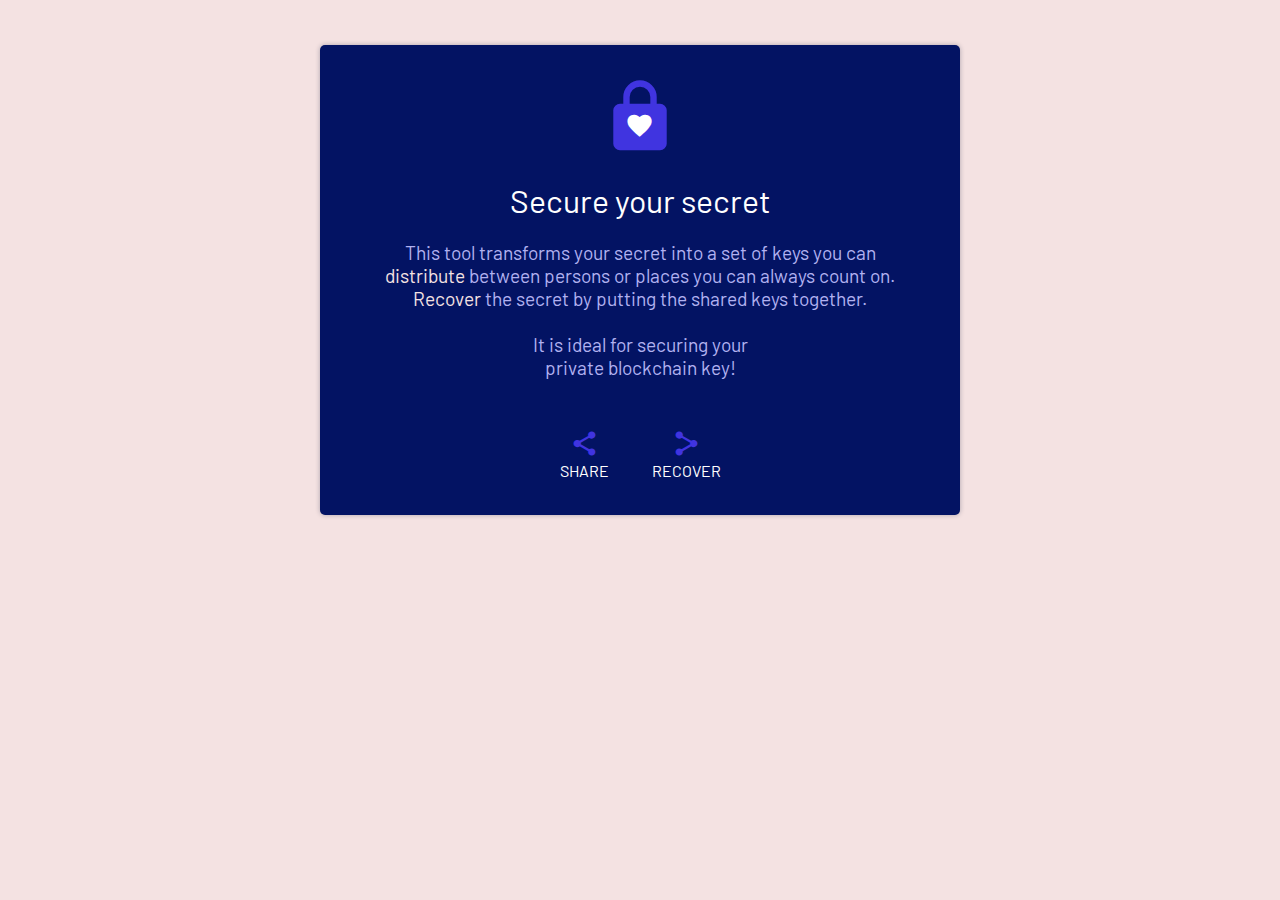
<file: index.html>
<!DOCTYPE html>
<html lang="en">
<head>
    <meta charset="UTF-8">
    <meta name="viewport" content="width=device-width, initial-scale=1.0">
    <link rel="stylesheet" type="text/css" href="assets/vendors/iconfont/material-icons.css">
    <link rel="stylesheet" type="text/css" href="assets/style.css">
    <title>Secrets</title>
</head>
<body>
    <div class="wrapper">
        <header>
            <p><span class="logo lock material-icons">lock</span><span class="logo context material-icons">favorite</span></p>
            <h1 id="title"></h1>
        </header>
        <p id="desc"  class="description"></p>
        <footer>
            <a href="share.html"><span class="material-icons">share</span> <span id="share"></span></a>
            <a href="recover.html"><span class="material-icons flip-horizontal">share</span> <span id="recover"></span></a>
        </footer>
    </div>
<script src="assets/i18n.js"></script>
</body>
<script>
    document.title = i18n.title;
    document.getElementById("title").innerHTML = i18n.title;
    document.getElementById("desc").innerHTML = i18n.desc;
    document.getElementById("share").innerHTML = i18n.share;
    document.getElementById("recover").innerHTML = i18n.recover;
</script>
</html>
</file>
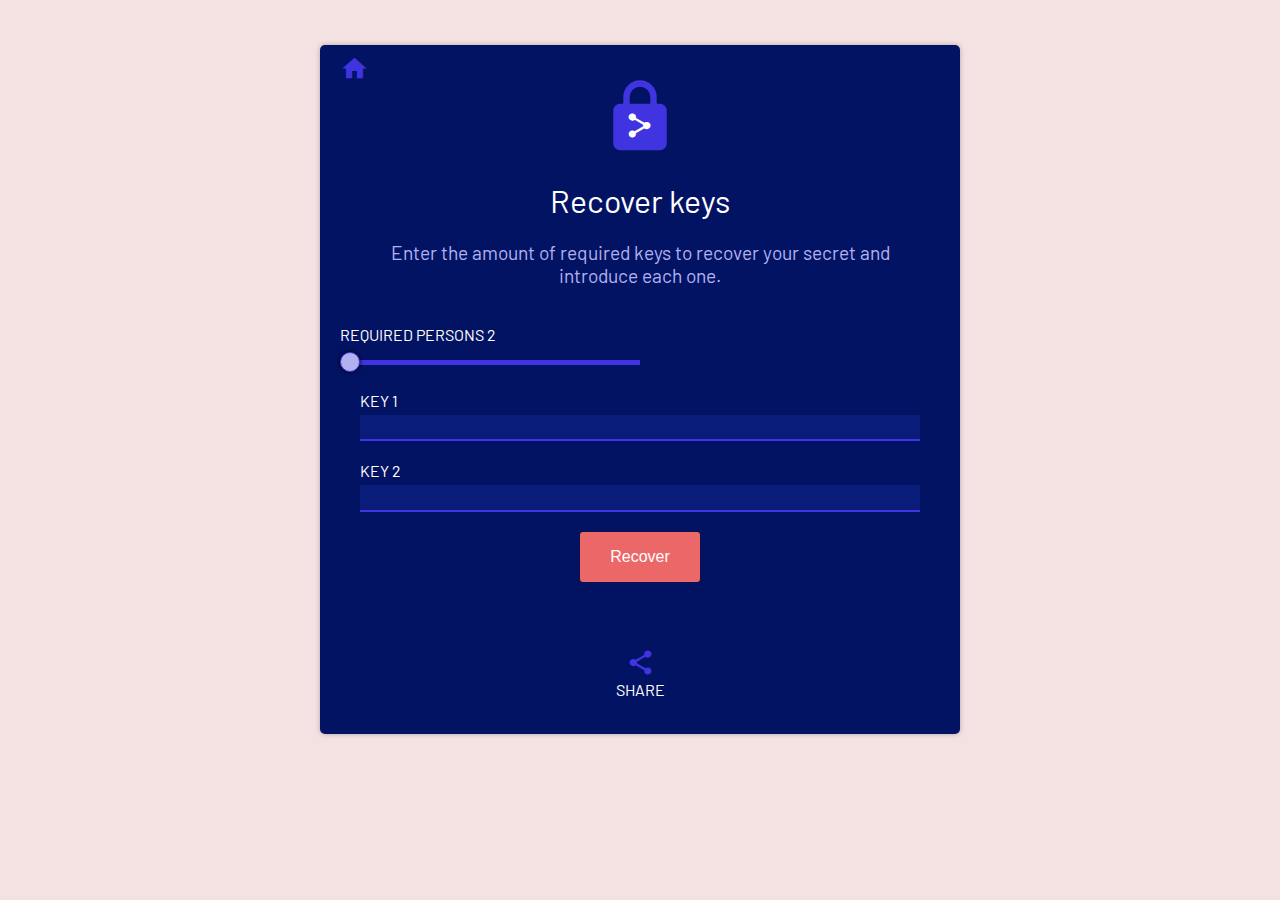
<file: recover.html>
<!DOCTYPE html>
<html lang="en">
<head>
    <meta charset="UTF-8">
    <meta name="viewport" content="width=device-width, initial-scale=1.0">
    <link rel="stylesheet" type="text/css" href="assets/vendors/iconfont/material-icons.css">
    <link rel="stylesheet" type="text/css" href="assets/style.css">
    <title>Secrets</title>
</head>
<body>
    <div class="wrapper">
        <header>
            <a href="index.html" class="home"><span class="material-icons">home</span> <span id="home"></span></a>
            <p><span class="logo lock material-icons">lock</span><span class="logo context material-icons flip-horizontal">share</span></p>
            <h1 id="recoverSecrets"></h1>
        </header>
        <p id="recoverSecretsDesc"  class="description"></p>
        <br>

        <label for="requiredPersons" id="requiredPersonsLabel"></label>
        <input type="range" id="requiredPersons" name="requiredPersons" min="2" max="5" value="2" class="slider">
        <form id="revealForm" name="revealForm" class="form-inline">
            
        </form>
        <div id="secret"></div>

        <br>
        
        <footer>
            <a href="share.html"><span class="material-icons">share</span>  <span id="share"></span></a>
        </footer>
        
    </div>
<script src="assets/vendors/secrets.js"></script>
<script src="assets/i18n.js"></script>
</body>
<script>
    // the secret
    let secret;
    // get the query string or initialize to 2
    const queryString = window.location.search;
    const urlParams = new URLSearchParams(queryString);
    const shares = urlParams.get('shares');
    try {
        const sharesInt = parseInt(urlParams.get('shares'));
        renderInputs(sharesInt > 1 && sharesInt <=5 ? sharesInt : 2);
    } catch (error) {
        renderInputs(2);
    }
    // sliders
    const personsSlider = document.getElementById("requiredPersons");
    // i18n
    document.title = i18n.title;
    document.getElementById("recoverSecrets").innerHTML = i18n.recoverSecrets;
    document.getElementById("recoverSecretsDesc").innerHTML = i18n.recoverSecretsDesc;
    document.getElementById("share").innerHTML = i18n.share; 
    document.getElementById("requiredPersonsLabel").innerHTML = `${i18n.requiredPersons} ${personsSlider.value}`;
    document.getElementById("home").innerHTML = i18n.home;
    // init the secrets library
    secrets.init();

    // observe persons number changes
    personsSlider.oninput = (event) => {
        event.preventDefault();
        // reset results
        document.getElementById("secret").innerHTML = "";
        // set label
        document.getElementById("requiredPersonsLabel").innerHTML = `${i18n.persons} ${event.target.value}`;
        // add inputs
        try {
            const friendsNumber = parseInt(event.target.value);
            // render inputs
            renderInputs(friendsNumber);
        } catch (error) {
            alert(error.message);
        }        
    }
    // render form inputs
    function renderInputs (friendsNumber) {
        let inputs = ``;
        for (let index = 0; index < friendsNumber; index++) {
            const input = `
                <div class="form-row">
                <label for="share${index}">${i18n.person} ${index + 1}</label>
                <input type="text" id="share${index}" name="share${index}" required>
                </div>
            `;
            inputs += input;
        }
        inputs += `<div class="center"><button id="submit" type="submit">${i18n.recover}</button></div>`;
        document.getElementById("revealForm").innerHTML = inputs;
        // get the form
        const domForm = document.forms.revealForm;
        // listen for submit
        domForm.addEventListener("submit", function(event) {
            event.preventDefault();
            new FormData(domForm);
        });
        // listen for domForm data
        domForm.addEventListener("formdata", event => {
            const data = event.formData;
            const values = [...data.values()];
            try {            
                // recover secret
                secret = secrets.combine(values).hexDecode();
                document.getElementById("secret").innerHTML = 
                    `
                    <textarea id="secretText" name="secret" required>${secret}</textarea>
                    <a class="copy" href="#copy" onclick="copy()">${i18n.copy}</button>
                    `;
            } catch (error) {
                alert(error.message);
            }
        });
    }
    // hex decode function
    String.prototype.hexDecode = function () {
        let j;
        let hexes = this.match(/.{1,2}/g) || [];
        let back = "";
        for(j = 0; j<hexes.length; j++) {
            back += String.fromCharCode(parseInt(hexes[j], 16));
        }
        return back;
    }
    function copy () {
        // get the input
        const textarea = document.getElementById(`secretText`);
        // select it
        textarea.select();
        // copy
        document.execCommand("copy");
    }
</script>
</html>
</file>
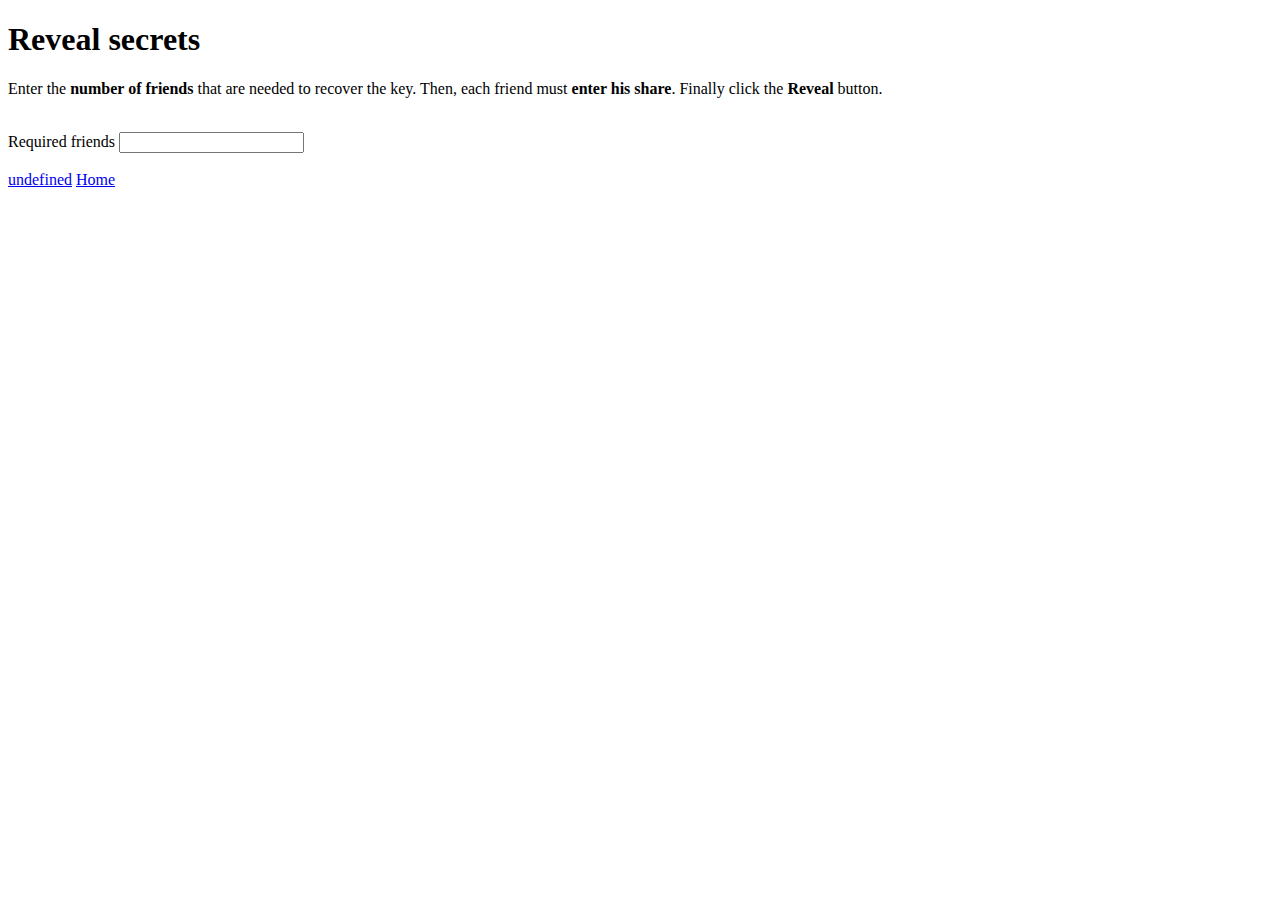
<file: reveal.html>
<!DOCTYPE html>
<html lang="en">
<head>
    <meta charset="UTF-8">
    <meta name="viewport" content="width=device-width, initial-scale=1.0">
    <link rel="shortcut icon" href="favicon.ico" />
    <title>Secrets</title>
</head>
<body>
<h1 id="revealSecrets"></h1>
<p id="revealSecretsDesc"></p>
<br>

<label for="requiredFriends" id="requiredFriendsLabel"></label>
<input type="number" id="requiredFriends" name="requiredFriends" size="1" required>
<div id="form"></div>
<div id="secret"></div>

<br>
<a id="goToShare" href="share.html"></a>
<a id="home" href="index.html"></a>

<script src="secrets.js"></script>
<script src="i18n.js"></script>
</body>
<script>
    // i18n
    document.title = i18n.title;
    document.getElementById("revealSecrets").innerHTML = i18n.revealSecrets;
    document.getElementById("revealSecretsDesc").innerHTML = i18n.revealSecretsDesc;
    document.getElementById("goToShare").innerHTML = i18n.goToShare; 
    document.getElementById("requiredFriendsLabel").innerHTML = i18n.requiredFriends;
    const requiredFriends = document.getElementById("requiredFriends");
    document.getElementById("home").innerHTML = i18n.home;

    // observe friends number changes
    requiredFriends.onchange = (event) => {
        event.preventDefault();
        try {
            const friendsNumber = parseInt(event.target.value);
            if (friendsNumber > 1) {
                let form = `<form class="form-inline">`
                for (let index = 0; index < friendsNumber; index++) {
                    const input = `
                        <label for="share${index}">${i18n.friend} ${index + 1}</label>
                        <input type="text" id="share${index}" name="share${index}" required>
                    `;
                    form += input;
                }
                form += `<button id="submit" type="submit"></button></form>`;
                document.getElementById("form").innerHTML = form;
                document.getElementById("submit").innerHTML = i18n.reveal;

                // init the secrets library
                secrets.init();
                // get the form
                const domForm = document.forms[0];
                // listen for submit
                domForm.addEventListener("submit", function(event) {
                    event.preventDefault();
                    new FormData(domForm);
                });
                // listen for domForm data
                domForm.addEventListener("formdata", event => {
                    const data = event.formData;
                    const values = [...data.values()];
                    try {            
                        // reveal secret
                        document.getElementById("secret").innerHTML = secrets.combine(values);
                    } catch (error) {
                        alert(error.message);
                    }
                });
            } else {
                document.getElementById("form").innerHTML = "";
            }
        } catch (error) {
            alert(error.message);
        }        
    }  
</script>
</html>
</file>
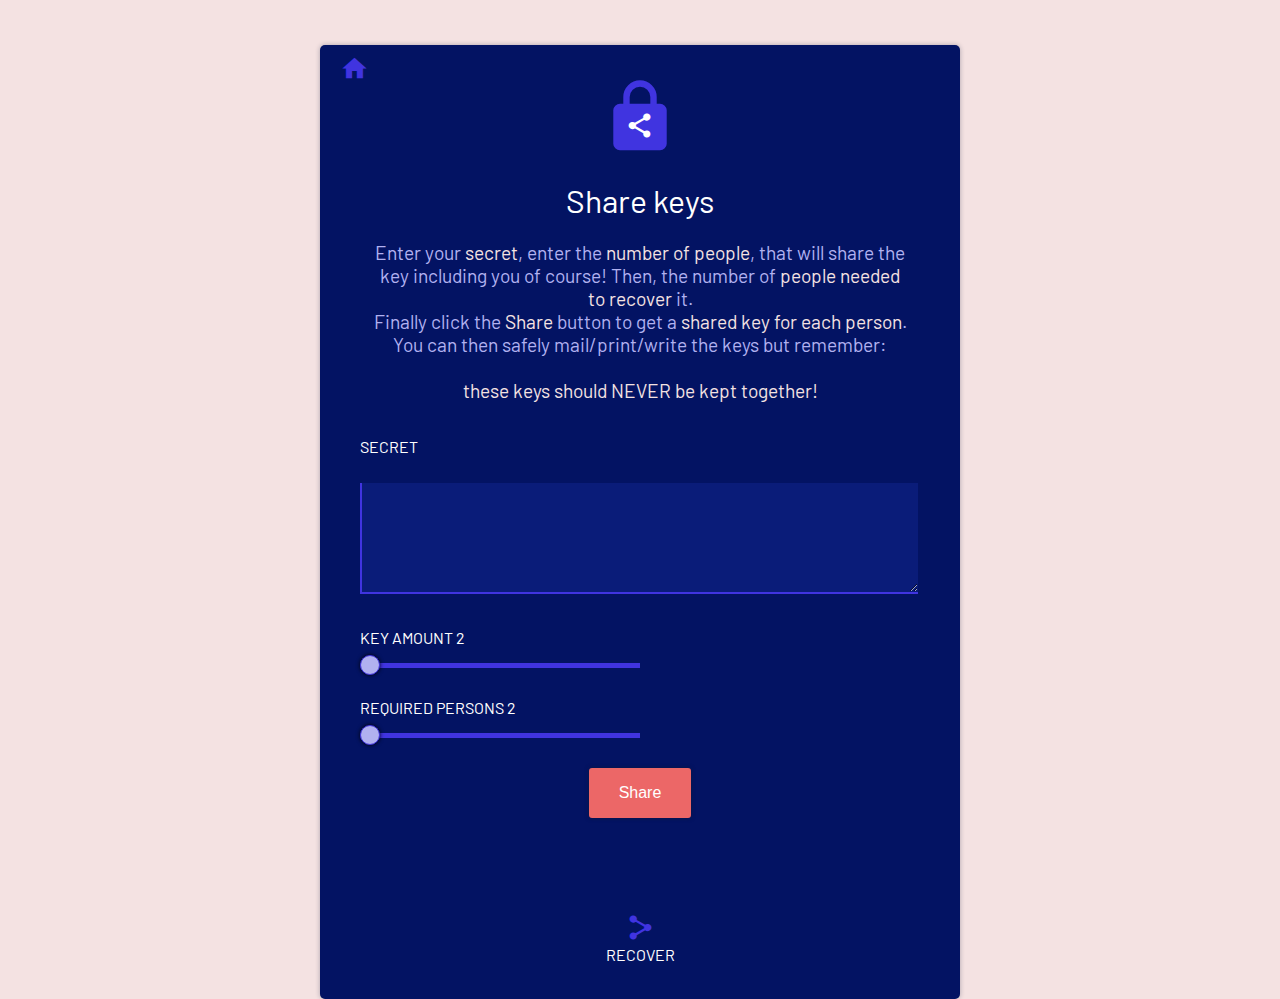
<file: share.html>
<!DOCTYPE html>
<html lang="en">
<head>
    <meta charset="UTF-8">
    <meta name="viewport" content="width=device-width, initial-scale=1.0">
    <link rel="stylesheet" type="text/css" href="assets/vendors/iconfont/material-icons.css">
    <link rel="stylesheet" type="text/css" href="assets/style.css">
    <title>Secrets</title>
</head>
<body>
    <div class="wrapper">
        <header>
            <a href="index.html" class="home"><span class="material-icons">home</span> <span id="home"></span></a>
            <p><span class="logo lock material-icons">lock</span><span class="logo context material-icons">share</span></p>
            <h1 id="shareSecrets"></h1>
        </header>
        <p id="shareSecretsDesc" class="description"></p>
        <form class="form-inline">
            <div class="form-row">
                <label for="secret" id="secretLabel"></label>
                <textarea id="secret" name="secret" required></textarea>
            </div>

            <div class="form-row">
                <label for="persons" id="personsLabel"></label>
                <input type="range" id="persons" name="persons" min="2" max="5" value="2" class="slider">
            </div>
            
            <div class="form-row">
                <label for="requiredPersons" id="requiredPersonsLabel"></label>
                <input type="range" id="requiredPersons" name="requiredPersons" min="2" max="5" value="2" class="slider" >
            </div>
            <div class="center">
                <button id="submit" type="submit"></button>
            </div>
        </form>
        <ol id="shares"></ol>
        <footer>
            <a id="recoverHref" href="recover.html?shares=2"><span class="material-icons flip-horizontal">share</span> <span id="recover"></span></a>
        </footer>
    </div>
    <script src="assets/vendors/secrets.js"></script>
    <script src="assets/i18n.js"></script>
</body>
<script>
    // the shares
    let shares;
    // sliders
    const personsSlider = document.getElementById("persons");
    const requiredPersonsSlider = document.getElementById("requiredPersons");    
    // i18n
    document.title = i18n.title;
    document.getElementById("shareSecrets").innerHTML = i18n.shareSecrets;
    document.getElementById("shareSecretsDesc").innerHTML = i18n.shareSecretsDesc;
    document.getElementById("secretLabel").innerHTML = i18n.secretLabel;
    document.getElementById("personsLabel").innerHTML = `${i18n.persons} ${personsSlider.value}`;
    document.getElementById("requiredPersonsLabel").innerHTML = `${i18n.requiredPersons} ${requiredPersonsSlider.value}`;
    document.getElementById("recover").innerHTML = i18n.recover;
    document.getElementById("home").innerHTML = i18n.home;
    document.getElementById("submit").innerHTML = i18n.share;
    // init the secrets library
    secrets.init();
    // get the form
    const form = document.forms[0];
    // listen for submit
    form.addEventListener("submit", function(event) {
        event.preventDefault();
        new FormData(form);
    });
    // listen for form data
    form.addEventListener("formdata", event => {
        const data = event.formData;
        const values = [...data.values()];
        // get secret
        let secret = values[0], persons, requiredPersons;        
        // get persons and required persons
        try {
            // get persons
            persons = parseInt(values[1]);
            // get requiredPersons
            requiredPersons = parseInt(values[2]);
        } catch (error) {
            alert(error.message);
            return;
        }
        // create the shares
        try {
            shares = secrets.share(secret.hexEncode(), persons, requiredPersons);

            document.getElementById("shares").innerHTML = shares
                .map((share, index) => 
                    `<li id="share-list-element-${index}" class="share-list-element">
                        <input type="text" id="share${index}" value=${share}>
                        <a class="copy" href="#copy" onclick="copy(${index})">${i18n.copy}<span class="material-icons">done</span></button>
                        <a class="mail" href="mailto:?subject=${i18n.subject}%20(1/${requiredPersons})&body=${share}" target="_top">${i18n.mail}</a>
                     </li>`
                ).toString().replace(/,/g, '');
        } catch (error) {
            alert(error.message);
        }
    });
    // observe sliders
    personsSlider.oninput = (event) => {
        event.preventDefault();
        document.getElementById("personsLabel").innerHTML = `${i18n.persons} ${event.target.value}`;
    }
    requiredPersonsSlider.oninput = (event) => {
        event.preventDefault();
        document.getElementById("requiredPersonsLabel").innerHTML = `${i18n.requiredPersons} ${event.target.value}`;
        document.getElementById("recoverHref").href=`recover.html?shares=${event.target.value}`;
    }
    // hex encode function
    String.prototype.hexEncode = function () {
        let hex, i;
        let result = "";
        for (i=0; i<this.length; i++) {
            result += this.charCodeAt(i).toString(16);
        }
        return result;
    }
    function copy (index) {
        // get the input
        const input = document.getElementById(`share${index}`);
        // select it
        input.select();
        // copy
        document.execCommand("copy");
        // Remove class from all other items first
        document.querySelectorAll("li").forEach(el => el.classList.remove("copied"));
        // Add class to copied item
        document.getElementById(`share-list-element-${index}`).classList.add("copied");
    }
</script>
</html>
</file>
<file: assets/vendors/iconfont/material-icons.css>
@font-face {
  font-family: 'Material Icons';
  font-style: normal;
  font-weight: 400;
  src: url(MaterialIcons-Regular.eot); /* For IE6-8 */
  src: local('Material Icons'),
       local('MaterialIcons-Regular'),
       url(MaterialIcons-Regular.woff2) format('woff2'),
       url(MaterialIcons-Regular.woff) format('woff'),
       url(MaterialIcons-Regular.ttf) format('truetype');
}

.material-icons {
  font-family: 'Material Icons';
  font-weight: normal;
  font-style: normal;
  font-size: 24px;  /* Preferred icon size */
  display: inline-block;
  line-height: 1;
  text-transform: none;
  letter-spacing: normal;
  word-wrap: normal;
  white-space: nowrap;
  direction: ltr;

  /* Support for all WebKit browsers. */
  -webkit-font-smoothing: antialiased;
  /* Support for Safari and Chrome. */
  text-rendering: optimizeLegibility;

  /* Support for Firefox. */
  -moz-osx-font-smoothing: grayscale;

  /* Support for IE. */
  font-feature-settings: 'liga';
}
</file>
<file: assets/style.css>
/* barlow-regular - latin */
@font-face {
    font-family: 'Barlow';
    font-style: normal;
    font-weight: 400;
    src: url('vendors/fonts/barlow-v4-latin/barlow-v4-latin-regular.eot'); /* IE9 Compat Modes */
    src: local('Barlow Regular'), local('Barlow-Regular'),
         url('vendors/fonts/barlow-v4-latin/barlow-v4-latin-regular.eot?#iefix') format('embedded-opentype'), /* IE6-IE8 */
         url('vendors/fonts/barlow-v4-latin/barlow-v4-latin-regular.woff2') format('woff2'), /* Super Modern Browsers */
         url('vendors/fonts/barlow-v4-latin/barlow-v4-latin-regular.woff') format('woff'), /* Modern Browsers */
         url('vendors/fonts/barlow-v4-latin/barlow-v4-latin-regular.ttf') format('truetype'), /* Safari, Android, iOS */
         url('vendors/fonts/barlow-v4-latin/barlow-v4-latin-regular.svg#Barlow') format('svg'); /* Legacy iOS */
  }
  
:root {
    --text-color: #b1b1f0;
    --key-color: #b1b1f0;
    --highlight-color: #fff;
    --icon-color: #4034e0;
    --box-bg-color-1: rgb(3, 19, 99);
    --box-bg-color-1-lighter: rgb(10, 28, 121);
    --page-bg-color-2: #f4e2e2;
    --button-bg-color: #ec6767;
    --button-bg-color-hover: #ec4f4f;
    --mdc-theme-secondary: #4034e0;
}

html, body {
    height: 100%;
}
body {
    padding: 0;
    margin: 0;
    font-family: 'Barlow', Arial, sans-serif;
    display: flex;
    justify-content: center;
    align-items: flex-start;
    background-color: var(--page-bg-color-2);
}
.wrapper {
    width: 50%;
    min-width: 300px;
    max-width: 600px;
    background-color: var(--box-bg-color-1);
    border-radius: 5px;
    padding: 0 20px;
    margin-top: 5vh;
    box-shadow: 0 0 5px rgba(12, 23, 53, 0.3);
}

header {
    text-align: center;
    padding: 1em 0 0;
    position: relative;
}
header p {
    position: relative;
}
footer {
    padding-top: 2em;
    padding-bottom: 2.2em;
    text-align: center;
}

a {
    color: var(--highlight-color);
    text-decoration: none;
    display: inline-block;
    padding: 0 20px;
    text-transform: uppercase;
}
a span {
    display: block;

}
a .material-icons {
    color: var(--icon-color);
    font-size: 1.8em;
}
a:hover .material-icons {
    color: var(--highlight-color);
}
a.home {
    position: absolute;
    left: 0;
    top: 10px;
    padding: 0;
}
a.home span {
    display: inline;
    vertical-align: middle;
}
a.home #home {
    visibility: hidden;
}
a.home:hover #home {
    visibility: visible;
}

a.copy,
a.mail {
    vertical-align: middle;
    padding: 0 10px;
    display: inline-flex;
}
a.copy:hover,
a.mail:hover {
    color: var(--button-bg-color);
}
a.copy .material-icons {
    visibility: hidden;
    font-size: 20px;
    color: var(--button-bg-color);
}
.copied a.copy .material-icons {
    visibility: visible;
}
a.mail .material-icons {
    vertical-align: middle;
    font-size: 20px;
}

h1 {
    font-weight: 300;
    color: var(--highlight-color);
    text-align: center;
}

p {
    color: var(--text-color);
}
p b {
    font-weight: 400;
    color: var(--page-bg-color-2);
}
ol {
    padding: 2em 0 0 40px;
}
ol li {
    color: var(--key-color);
    padding: 0.3em 0 0.3em 20px;
}
.description {
    text-align: center;
    font-size: 1.2em;
    padding-left: 5%;
    padding-right: 5%;
}
.form-inline {
    padding-top: 1em;
}
.form-row {
    padding: 0 20px 20px;
}
label {
    color: var(--highlight-color);
    display: block;
    padding-bottom: 0.3em;
    font-weight: 400;
    text-transform: uppercase;
    font-size: 1em;
}
label .number {
    display: inline-block;
    background-color: var(--icon-color);
    width: 30px;
    height: 30px;
    text-align: center;
    border-radius: 20px;
    font-size: 1.2em;
    line-height: 1.4;
    font-weight: 400;
}
textarea {
    position: relative;
    background-color: var(--box-bg-color-1-lighter);
    color: var( --text-color );
    width: 97%;
    padding-left: 2%;
    min-height: 100px;
    border: none;
    font-family: 'Barlow', Arial, sans-serif;
    font-weight: 400;
    font-size: 1.4em;
    padding-top: 0.3em;
    border-left: 2px solid var(--icon-color);
    border-bottom: 2px solid var(--icon-color);
}
textarea:before, 
textarea:after {
    content: '';
    display: block;
    background-color: var(--icon-color);
    position: absolute;
}
textarea::before {
    width: 2px;
    left: 0;
    top: 0;
    bottom: 0;
}
textarea::after {
    height: 2px;
    left: 0;
    right: 0;
    bottom: 0;
}
input[type="text"],
input[type="number"] {
    background-color: var(--box-bg-color-1-lighter);;
    border: none;
    border-bottom: 2px solid var(--icon-color);
    clear: both;
    color: #c3c9e6;
}
input[type="text"] {
    width: 50%;
    padding: 0.3em 1%;
    font-size: 0.9em;
    margin-right: 3%;
}
#revealForm input[type="text"] {
    width: 98%;

}
input[type="number"] {
    width: 60px;
    padding: 0.3em 5px;
    font-size: 1.4em;
    text-align: center;
}
input[type=range] {
    height: 5px;
    -webkit-appearance: none;
    margin: 10px 0;
    width: 50%;
    box-shadow: 0px 10px 0px var(--box-bg-color-1), 0px -10px 0px var(--box-bg-color-1);
    background: var(--icon-color);
  }
input[type=range]:focus {
    outline: none;
}
input[type=range]::-webkit-slider-runnable-track {
    width: 50%;
    height: 5px;
    cursor: pointer;
    box-shadow: 0px 10px 0px var(--box-bg-color-1), 0px -10px 0px var(--box-bg-color-1);
    background: var(--icon-color);
    border-radius: 0;
    border: 0px solid #000000;
}
input[type=range]::-webkit-slider-thumb {
    box-shadow: 0px 0px 4px #000;
    border: 1px solid var(--icon-color);
    height: 20px;
    width: 20px;
    border-radius: 20px;
    background: var(--key-color);
    cursor: pointer;
    -webkit-appearance: none;
    margin-top: -8px;
}
input[type=range]:focus::-webkit-slider-runnable-track {
    background: var(--icon-color);
}
input[type=range]::-moz-range-track {
    width: 50%;
    height: 5px;
    cursor: pointer;
    box-shadow: 0px 10px 0px var(--box-bg-color-1), 0px -10px 0px var(--box-bg-color-1);
    background: var(--icon-color);
    border-radius: 0;
    border: 0px solid #000000;
}
input[type=range]::-moz-range-thumb {
    box-shadow: 0px 0px 4px #000;
    border: 1px solid var(--icon-color);
    height: 20px;
    width: 20px;
    border-radius: 20px;
    background: var(--key-color);
    cursor: pointer;
}
input[type=range]::-ms-track {
    width: 50%;
    height: 5px;
    cursor: pointer;
    background: transparent;
    border-color: transparent;
    color: transparent;
}
input[type=range]::-ms-fill-lower {
    background: var(--icon-color);
    border: 0px solid #000000;
    border-radius: 2px;
    box-shadow: 0px 10px 0px var(--box-bg-color-1), 0px -10px 0px var(--box-bg-color-1);
}
input[type=range]::-ms-fill-upper {
    background: var(--icon-color);
    border: 0px solid #000000;
    border-radius: 2px;
    box-shadow: 0px 10px 0px var(--box-bg-color-1), 0px -10px 0px var(--box-bg-color-1);
}
input[type=range]::-ms-thumb {
    margin-top: 1px;
    box-shadow: 0px 0px 4px #000000;
    border: 1px solid var(--icon-color);
    height: 20px;
    width: 20px;
    border-radius: 25px;
    background: #A1D0FF;
    cursor: pointer;
}
input[type=range]:focus::-ms-fill-lower {
    background: var(--icon-color);
}
input[type=range]:focus::-ms-fill-upper {
    background: var(--icon-color);
}

button,
.button {
    display: inline-block;
    background-color: var(--button-bg-color);
    transition: all;
    transition-duration: 250ms;
    padding: 1em 30px;
    text-decoration: none;
    color: #fff;
    border: none;
    font-size: 1em;
    border-radius: 3px;
    box-shadow: 0 0 4px rgba(12, 23, 53, 0.75);
    cursor: pointer;
}
button:hover,
.button:hover {
    background-color: var(--button-bg-color-hover);
    box-shadow: 0 0 5px rgba(12, 23, 53, 0.95);
}
button.small,
.button.small {
    padding: 0.5em 10px;
    font-size: 0.85;
}

#secret {
    margin-top: 1em;
    margin-bottom: 0.5em;
}
.center {
    text-align: center;
}
.flip-horizontal {
    -webkit-transform: scaleX(-1);
  transform: scaleX(-1);
}
.material-icons {
    font-family: 'Material Icons';
    font-weight: normal;
    font-style: normal;
    font-size: 24px;  /* Preferred icon size */
    display: inline-block;
    line-height: 1;
    text-transform: none;
    letter-spacing: normal;
    word-wrap: normal;
    white-space: nowrap;
    direction: ltr;

    /* Support for all WebKit browsers. */
    -webkit-font-smoothing: antialiased;
    /* Support for Safari and Chrome. */
    text-rendering: optimizeLegibility;

    /* Support for Firefox. */
    -moz-osx-font-smoothing: grayscale;

    /* Support for IE. */
    font-feature-settings: 'liga';
}
.material-icons.logo {
    font-size: 5em;
    text-align: center;
    color: #4034e0;
}
.material-icons.logo.context {
    position: absolute;
    color: #fff;
    margin-left: -1.9em;
    font-size: 1.8em;
    top: 1.2em;
    background-color: #4034e0;
}
</file>
